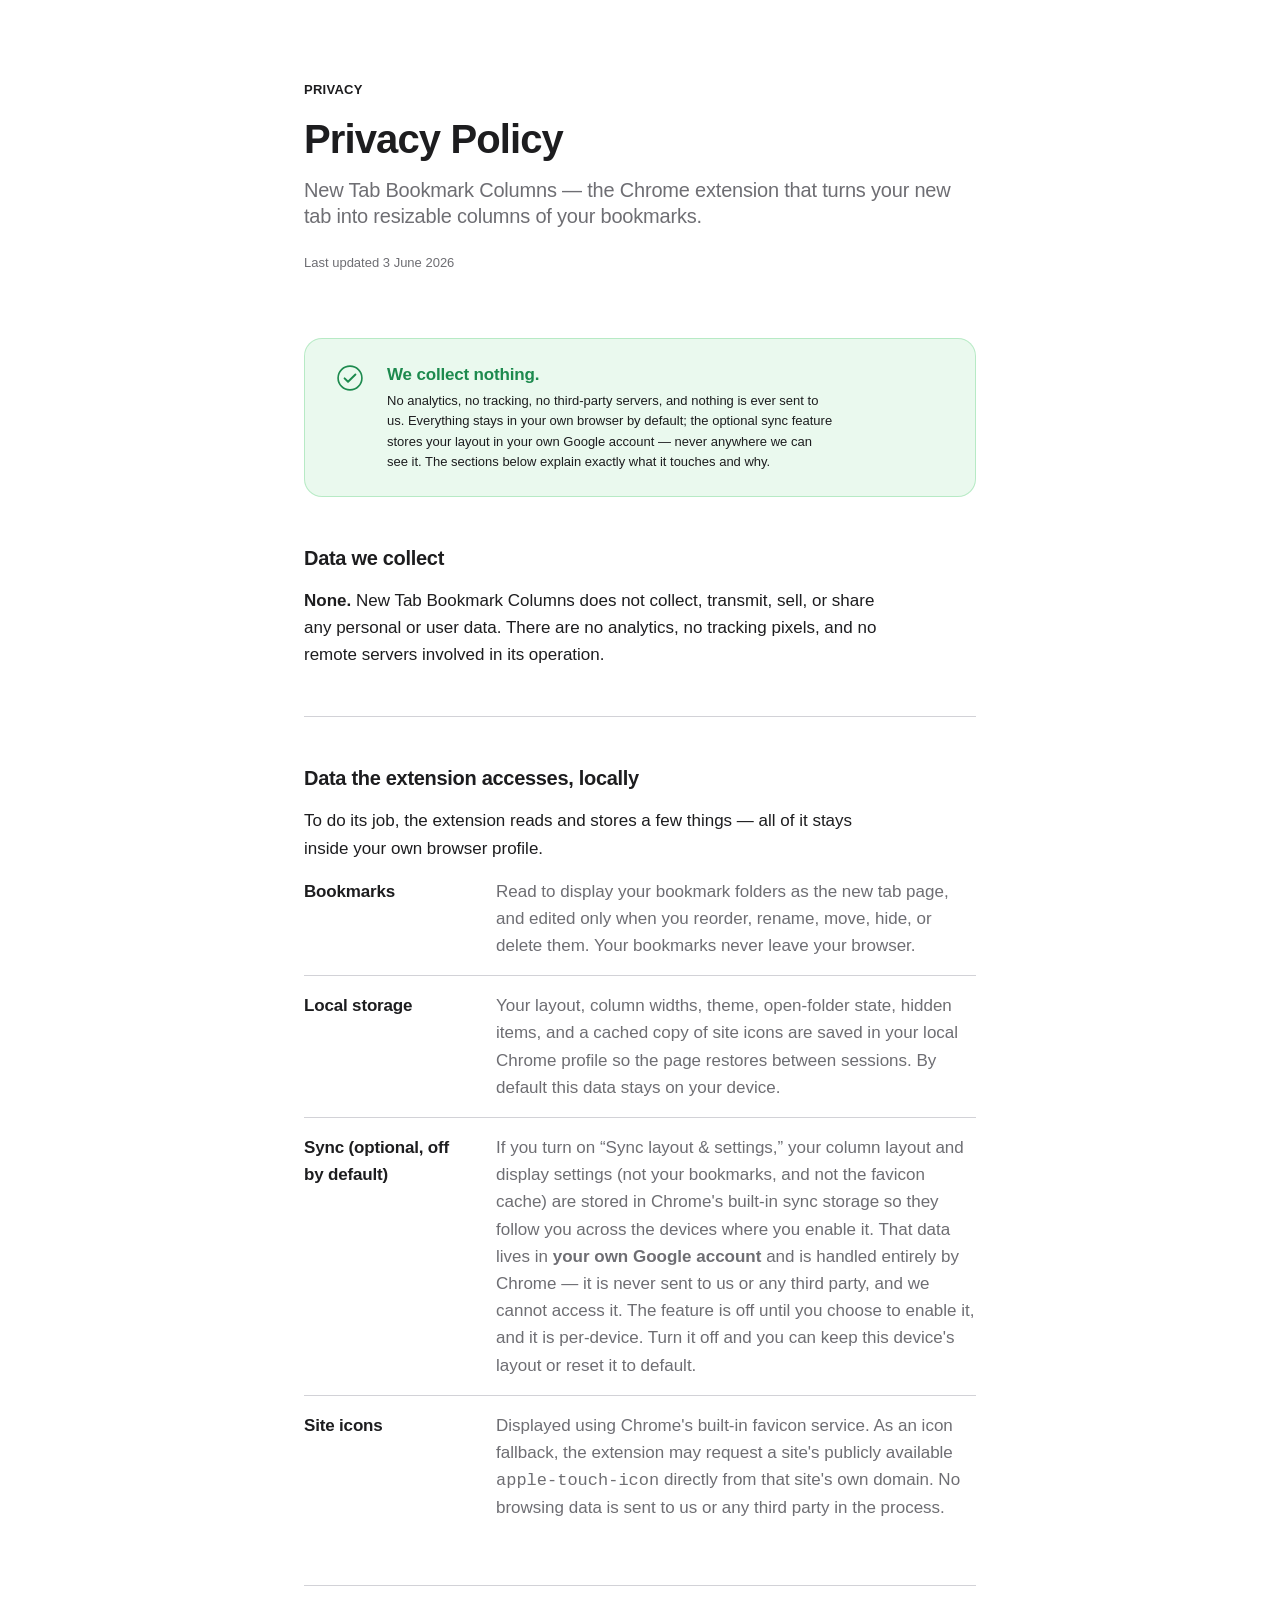
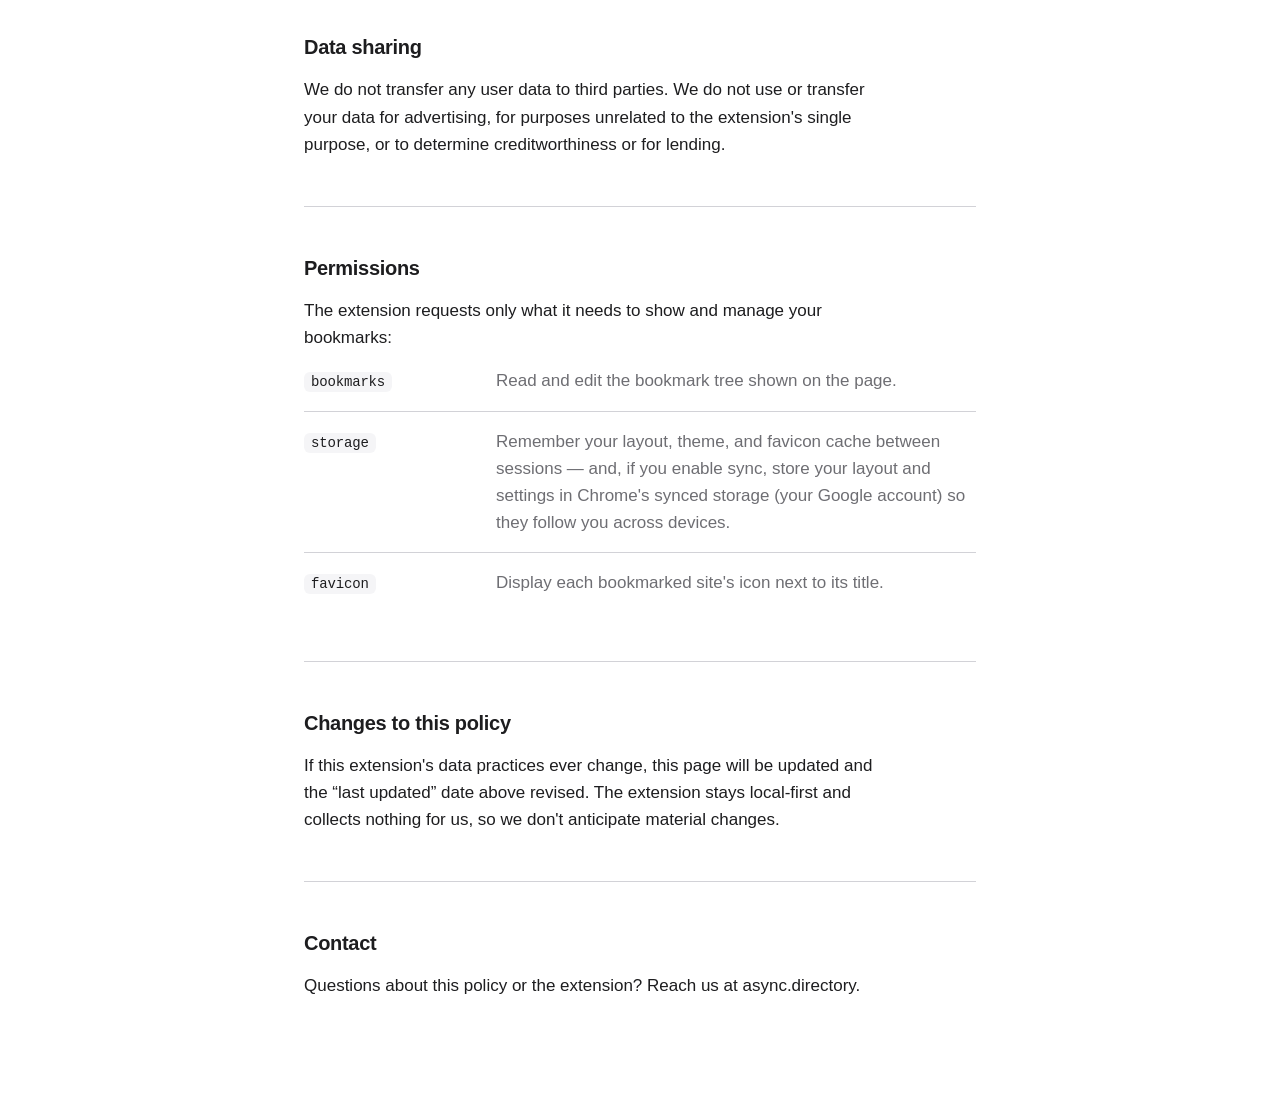
<file: docs/index.html>
<!DOCTYPE html>
<html lang="en">
<head>
<meta charset="UTF-8">
<meta name="viewport" content="width=device-width, initial-scale=1">
<title>Privacy Policy — New Tab Bookmark Columns</title>
<meta name="description" content="Privacy policy for the New Tab Bookmark Columns Chrome extension by async_lab. No data collection, no third-party servers; optional sync uses your own Google account.">
<meta name="robots" content="index, follow">
<link rel="canonical" href="https://async-index.github.io/new-tab-bookmark-columns/">
<style>
  /*
   * Apple HIG typography — iOS Default (Large) Dynamic Type scale,
   * the web-baseline per the HIG web-mapping convention (17px body for
   * long-form reading). 1 pt = 1 px. SF Pro via -apple-system.
   */
  :root {
    --font: -apple-system, BlinkMacSystemFont, "SF Pro Display", "SF Pro Text",
            "Segoe UI", Helvetica, Arial, sans-serif;

    /* iOS HIG text styles (size / leading) */
    --large-title: 40px;  --large-title-lh: 1.1;   /* hero */
    --title-1:     28px;  --title-1-lh: 1.2;
    --title-3:     20px;  --title-3-lh: 1.3;        /* section headings */
    --headline:    17px;  --headline-lh: 1.45;      /* lead-in, semibold */
    --body:        17px;  --body-lh: 1.6;           /* reading copy */
    --footnote:    13px;  --footnote-lh: 1.5;
    --caption:     12px;  --caption-lh: 1.4;

    --w-regular: 400;
    --w-medium:  500;
    --w-semibold: 600;
    --w-bold:    700;

    /* 8 pt grid */
    --s1: 8px; --s2: 16px; --s3: 24px; --s4: 32px;
    --s6: 48px; --s8: 64px; --s10: 80px; --s12: 96px;

    /* Apple-system light palette */
    --bg:        #ffffff;
    --bg-elev:   #f5f5f7;
    --text:      #1d1d1f;
    --text-2:    #6e6e73;
    --divider:   #d2d2d7;
    --accent:    var(--text);
    --accent-2:  var(--text);
    --good:      #1d8a4e;
    --good-bg:   rgba(52, 199, 89, 0.10);
    --good-bd:   rgba(52, 199, 89, 0.28);
  }

  @media (prefers-color-scheme: dark) {
    :root {
      --bg:      #000000;
      --bg-elev: #1d1d1f;
      --text:    #f5f5f7;
      --text-2:  #86868b;
      --divider: #424245;
      --accent:  var(--text);
      --accent-2: var(--text);
      --good:    #30d158;
      --good-bg: rgba(48, 209, 88, 0.12);
      --good-bd: rgba(48, 209, 88, 0.30);
    }
  }

  *, *::before, *::after { box-sizing: border-box; margin: 0; padding: 0; }

  html { -webkit-text-size-adjust: 100%; scroll-behavior: smooth; }

  body {
    font-family: var(--font);
    font-size: var(--body);
    line-height: var(--body-lh);
    font-weight: var(--w-regular);
    color: var(--text);
    background: var(--bg);
    -webkit-font-smoothing: antialiased;
    -moz-osx-font-smoothing: grayscale;
    text-rendering: optimizeLegibility;
  }

  /* ── Layout ──────────────────────────────────────────── */
  main {
    max-width: 720px; margin: 0 auto;
    padding: var(--s10) var(--s3) var(--s12);
  }

  /* ── Hero ────────────────────────────────────────────── */
  .eyebrow {
    font-size: var(--footnote);
    font-weight: var(--w-semibold);
    letter-spacing: 0.02em;
    text-transform: uppercase;
    color: var(--accent);
    margin-bottom: var(--s2);
  }
  h1 {
    font-size: var(--large-title);
    line-height: var(--large-title-lh);
    font-weight: var(--w-bold);
    letter-spacing: -0.022em;
    margin-bottom: var(--s2);
  }
  .subtitle {
    font-size: var(--title-3);
    line-height: var(--title-3-lh);
    font-weight: var(--w-regular);
    color: var(--text-2);
    letter-spacing: -0.01em;
  }
  .updated {
    margin-top: var(--s3);
    font-size: var(--footnote);
    color: var(--text-2);
  }

  /* ── TL;DR card ──────────────────────────────────────── */
  .tldr {
    margin: var(--s8) 0 var(--s6);
    padding: var(--s3) var(--s4);
    border: 1px solid var(--good-bd);
    background: var(--good-bg);
    border-radius: 18px;
    display: flex; gap: var(--s3); align-items: flex-start;
  }
  .tldr svg { flex: none; margin-top: 2px; }
  .tldr h2 {
    font-size: var(--headline);
    line-height: var(--headline-lh);
    font-weight: var(--w-semibold);
    letter-spacing: -0.01em;
    color: var(--good);
    margin-bottom: 4px;
  }
  .tldr p {
    font-size: var(--footnote);
    line-height: 1.55;
    color: var(--text);
  }

  /* ── Sections ────────────────────────────────────────── */
  section { margin-top: var(--s6); }
  section + section {
    padding-top: var(--s6);
    border-top: 1px solid var(--divider);
  }
  h2.section-title {
    font-size: var(--title-3);
    line-height: var(--title-3-lh);
    font-weight: var(--w-semibold);
    letter-spacing: -0.015em;
    margin-bottom: var(--s2);
  }
  p { margin-bottom: var(--s2); max-width: 62ch; }
  p:last-child { margin-bottom: 0; }
  strong { font-weight: var(--w-semibold); }

  a { color: var(--accent-2); text-decoration: none; }
  a:hover { text-decoration: underline; }

  /* Definition list for permissions / local-access items */
  dl { margin-top: var(--s2); }
  dl div {
    padding: var(--s2) 0;
    border-top: 1px solid var(--divider);
    display: grid;
    grid-template-columns: 168px 1fr;
    gap: var(--s3);
  }
  dl div:first-child { border-top: none; padding-top: 0; }
  dt {
    font-weight: var(--w-semibold);
    font-size: var(--body);
    letter-spacing: -0.01em;
  }
  dt code {
    font-family: ui-monospace, "SF Mono", Menlo, monospace;
    font-size: 14px;
    font-weight: var(--w-medium);
    background: var(--bg-elev);
    padding: 2px 7px; border-radius: 6px;
  }
  dd {
    font-size: var(--body);
    line-height: var(--body-lh);
    color: var(--text-2);
  }
  @media (max-width: 560px) {
    dl div { grid-template-columns: 1fr; gap: 6px; }
  }

  /* ── Page-load reveal ────────────────────────────────── */
  @media (prefers-reduced-motion: no-preference) {
    .reveal { opacity: 0; transform: translateY(12px); animation: rise 0.7s cubic-bezier(0.22, 1, 0.36, 1) forwards; }
    .reveal:nth-child(1) { animation-delay: 0.02s; }
    .d1 { animation-delay: 0.08s; }
    .d2 { animation-delay: 0.15s; }
    .d3 { animation-delay: 0.22s; }
    @keyframes rise { to { opacity: 1; transform: none; } }
  }
</style>
</head>
<body>

  <main>
    <p class="eyebrow reveal">Privacy</p>
    <h1 class="reveal d1">Privacy Policy</h1>
    <p class="subtitle reveal d1">New Tab Bookmark Columns — the Chrome extension that turns your new tab into resizable columns of your bookmarks.</p>
    <p class="updated reveal d2">Last updated 3 June 2026</p>

    <div class="tldr reveal d2">
      <svg width="26" height="26" viewBox="0 0 24 24" fill="none" aria-hidden="true">
        <circle cx="12" cy="12" r="11" stroke="var(--good)" stroke-width="1.5"/>
        <path d="M7 12.3l3.2 3.2L17 8.8" stroke="var(--good)" stroke-width="1.8" stroke-linecap="round" stroke-linejoin="round"/>
      </svg>
      <div>
        <h2>We collect nothing.</h2>
        <p>No analytics, no tracking, no third-party servers, and nothing is ever sent to us. Everything stays in your own browser by default; the optional sync feature stores your layout in your own Google account — never anywhere we can see it. The sections below explain exactly what it touches and why.</p>
      </div>
    </div>

    <section class="reveal d3">
      <h2 class="section-title">Data we collect</h2>
      <p><strong>None.</strong> New Tab Bookmark Columns does not collect, transmit, sell, or share any personal or user data. There are no analytics, no tracking pixels, and no remote servers involved in its operation.</p>
    </section>

    <section>
      <h2 class="section-title">Data the extension accesses, locally</h2>
      <p>To do its job, the extension reads and stores a few things — all of it stays inside your own browser profile.</p>
      <dl>
        <div>
          <dt>Bookmarks</dt>
          <dd>Read to display your bookmark folders as the new tab page, and edited only when you reorder, rename, move, hide, or delete them. Your bookmarks never leave your browser.</dd>
        </div>
        <div>
          <dt>Local storage</dt>
          <dd>Your layout, column widths, theme, open-folder state, hidden items, and a cached copy of site icons are saved in your local Chrome profile so the page restores between sessions. By default this data stays on your device.</dd>
        </div>
        <div>
          <dt>Sync (optional, off by default)</dt>
          <dd>If you turn on “Sync layout &amp; settings,” your column layout and display settings (not your bookmarks, and not the favicon cache) are stored in Chrome's built-in sync storage so they follow you across the devices where you enable it. That data lives in <strong>your own Google account</strong> and is handled entirely by Chrome — it is never sent to us or any third party, and we cannot access it. The feature is off until you choose to enable it, and it is per-device. Turn it off and you can keep this device's layout or reset it to default.</dd>
        </div>
        <div>
          <dt>Site icons</dt>
          <dd>Displayed using Chrome's built-in favicon service. As an icon fallback, the extension may request a site's publicly available <code>apple-touch-icon</code> directly from that site's own domain. No browsing data is sent to us or any third party in the process.</dd>
        </div>
      </dl>
    </section>

    <section>
      <h2 class="section-title">Data sharing</h2>
      <p>We do not transfer any user data to third parties. We do not use or transfer your data for advertising, for purposes unrelated to the extension's single purpose, or to determine creditworthiness or for lending.</p>
    </section>

    <section>
      <h2 class="section-title">Permissions</h2>
      <p>The extension requests only what it needs to show and manage your bookmarks:</p>
      <dl>
        <div>
          <dt><code>bookmarks</code></dt>
          <dd>Read and edit the bookmark tree shown on the page.</dd>
        </div>
        <div>
          <dt><code>storage</code></dt>
          <dd>Remember your layout, theme, and favicon cache between sessions — and, if you enable sync, store your layout and settings in Chrome's synced storage (your Google account) so they follow you across devices.</dd>
        </div>
        <div>
          <dt><code>favicon</code></dt>
          <dd>Display each bookmarked site's icon next to its title.</dd>
        </div>
      </dl>
    </section>

    <section>
      <h2 class="section-title">Changes to this policy</h2>
      <p>If this extension's data practices ever change, this page will be updated and the “last updated” date above revised. The extension stays local-first and collects nothing for us, so we don't anticipate material changes.</p>
    </section>

    <section>
      <h2 class="section-title">Contact</h2>
      <p>Questions about this policy or the extension? Reach us at <a href="https://async.directory">async.directory</a>.</p>
    </section>
  </main>

</body>
</html>
</file>
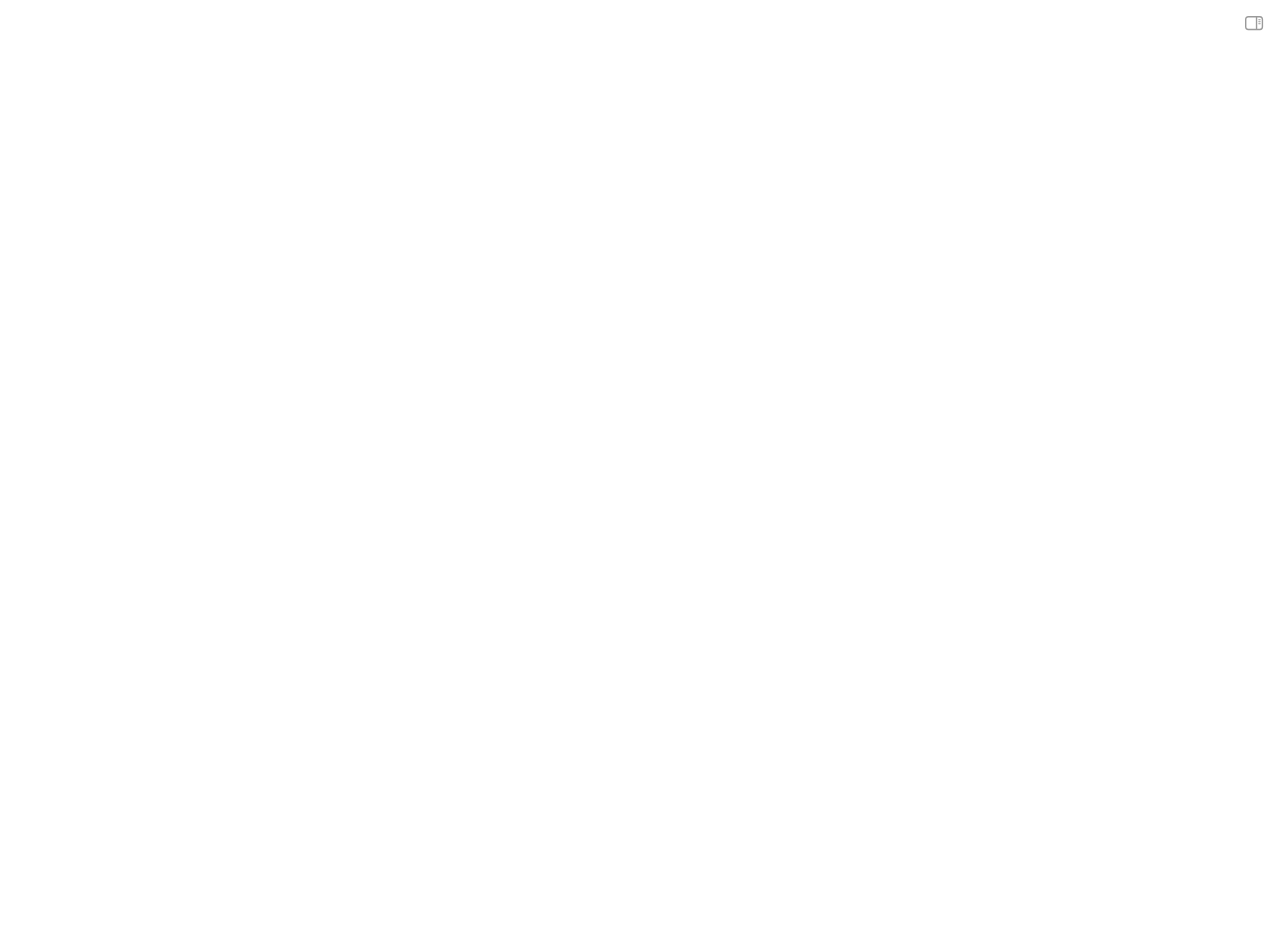
<file: newtab.html>
<!DOCTYPE html>
<html lang="en">
<head>
  <meta charset="utf-8">
  <title>New Tab</title>
  <script src="theme-boot.js"></script>
  <link rel="stylesheet" href="newtab.css">
</head>
<body>
  <div id="columns-container"></div>

  <button id="exit-edit-mode" class="edit-exit-btn">Done editing</button>

  <button id="settings-toggle" title="Settings">
    <svg width="19" height="15" viewBox="0 0 19 15" fill="none" xmlns="http://www.w3.org/2000/svg">
      <path d="M10.8594 13.1055H12.2266V1.18164H10.8594V13.1055ZM3.36914 14.248H14.9805C16.9824 14.248 18.1152 13.0371 18.1152 10.8691V3.38867C18.1152 1.2207 16.9824 0.00976562 14.9805 0.00976562H3.36914C1.21094 0.00976562 0 1.2207 0 3.38867V10.8691C0 13.0371 1.21094 14.248 3.36914 14.248ZM3.36914 12.832C2.11914 12.832 1.40625 12.1289 1.40625 10.8691V3.38867C1.40625 2.12891 2.11914 1.42578 3.36914 1.42578H14.7461C16.0059 1.42578 16.709 2.12891 16.709 3.38867V10.8691C16.709 12.1289 16.0059 12.832 14.7461 12.832H3.36914ZM13.7012 4.25781H15.2344C15.498 4.25781 15.7227 4.02344 15.7227 3.76953C15.7227 3.51562 15.498 3.30078 15.2344 3.30078H13.7012C13.4473 3.30078 13.2227 3.51562 13.2227 3.76953C13.2227 4.02344 13.4473 4.25781 13.7012 4.25781ZM13.7012 6.21094H15.2344C15.498 6.21094 15.7227 5.98633 15.7227 5.72266C15.7227 5.46875 15.498 5.25391 15.2344 5.25391H13.7012C13.4473 5.25391 13.2227 5.46875 13.2227 5.72266C13.2227 5.98633 13.4473 6.21094 13.7012 6.21094ZM13.7012 8.16406H15.2344C15.498 8.16406 15.7227 7.93945 15.7227 7.68555C15.7227 7.43164 15.498 7.2168 15.2344 7.2168H13.7012C13.4473 7.2168 13.2227 7.43164 13.2227 7.68555C13.2227 7.93945 13.4473 8.16406 13.7012 8.16406Z" fill="currentColor" opacity="0.85"/>
    </svg>
  </button>

  <div id="settings-panel" class="hidden">
    <div class="settings-header">
      <h2>Settings</h2>
      <button id="settings-close" title="Close settings">
        <svg width="13" height="13" viewBox="0 0 14 14" fill="none" xmlns="http://www.w3.org/2000/svg" aria-hidden="true">
          <path d="M1.75 1.75 12.25 12.25M12.25 1.75 1.75 12.25" stroke="currentColor" stroke-width="1.6" stroke-linecap="round"/>
        </svg>
      </button>
    </div>

    <div class="settings-section">
      <h3>Theme</h3>
      <div class="theme-picker">
        <button class="theme-btn" data-value="system">System</button>
        <button class="theme-btn" data-value="light">Light</button>
        <button class="theme-btn" data-value="dark">Dark</button>
      </div>
    </div>

    <div class="settings-section">
      <h3>Display</h3>
      <label class="toggle-row">
        <span class="toggle">
          <input type="checkbox" id="dividers-toggle">
          <span class="toggle-slider"></span>
        </span>
        Bookmark dividers
      </label>
      <label class="toggle-row" style="margin-top: 10px;">
        <span class="toggle">
          <input type="checkbox" id="hide-folder-dividers-toggle">
          <span class="toggle-slider"></span>
        </span>
        Folder title dividers
      </label>
      <label class="toggle-row" style="margin-top: 10px;">
        <span class="toggle">
          <input type="checkbox" id="hide-handles-toggle">
          <span class="toggle-slider"></span>
        </span>
        Column dividers
      </label>
      <label class="toggle-row" style="margin-top: 10px;">
        <span class="toggle">
          <input type="checkbox" id="show-hidden-toggle">
          <span class="toggle-slider"></span>
        </span>
        Hidden items
      </label>
    </div>

    <div class="settings-section">
      <h3>Columns</h3>
      <button id="edit-view-toggle" class="btn-secondary">Edit columns<kbd class="kbd-hint"></kbd></button>
    </div>

    <div class="settings-section">
      <h3>Sync</h3>
      <label class="toggle-row">
        <span class="toggle">
          <input type="checkbox" id="sync-toggle">
          <span class="toggle-slider"></span>
        </span>
        Sync layout &amp; settings
        <span class="info-glyph" id="sync-info" tabindex="0" role="img" aria-label="About syncing layout and settings"><svg viewBox="0 0 16 16" width="15" height="15" fill="none" xmlns="http://www.w3.org/2000/svg" aria-hidden="true"><circle cx="8" cy="8" r="6.5" stroke="currentColor" stroke-width="1.1"/><circle cx="8" cy="5.05" r="0.85" fill="currentColor"/><path d="M8 7.25v4.05" stroke="currentColor" stroke-width="1.3" stroke-linecap="round"/></svg><span class="info-tip">Shares your column layout and settings across devices where sync is activated, via your Google account. When you turn it on, this device adopts the layout your other synced devices already share, replacing what's here. Edits on any synced device then update them all.</span></span>
      </label>
      <div id="sync-off-confirm" class="sync-confirm hidden">
        <span class="sync-confirm-msg">Turn off sync on this device? Your other devices stay synced.</span>
        <div class="sync-confirm-actions">
          <button id="sync-off-keep" class="btn-secondary">Keep current layout here</button>
          <button id="sync-off-reset" class="btn-secondary danger">Reset columns to default</button>
          <button id="sync-off-cancel" class="btn-secondary">Cancel</button>
        </div>
      </div>
    </div>

    <div id="settings-footer">New Tab — Version <span id="version-number"></span></div>
  </div>

  <script src="newtab.js"></script>
</body>
</html>
</file>
<file: newtab.css>
:root {
  --font-family: -apple-system, BlinkMacSystemFont, "Segoe UI", Helvetica, Arial, sans-serif;
  --font-xs:     10px;   /* micro labels */
  --font-sm:     11px;   /* small UI chrome */
  --font-ui:     12px;   /* controls, inputs */
  --font-base:   13px;   /* body text */
  --font-md:     15px;   /* headings, icons */
  --font-lg:     17px;   /* large icons */
  --font-xl:     22px;   /* close button */

  --leading:       1.4;  /* body text */
  --leading-tight: 1;    /* icon buttons, single-line UI */
  --leading-label: 13px; /* small labels */
  --leading-base:  16px; /* bookmark links */

  --weight-medium:   500;
  --weight-semibold: 600;
  --weight-bold:     700;

  --tracking-normal: 0;
  --tracking-base:  -0.08px;
  --tracking-label:  0.12px;
  --tracking-wide:   0.1em;  /* uppercase labels */

  --bg:              #ffffff;
  --text:            #1a1a1a;
  --text-muted:      #888888;
  --border:          #e8e8e8;
  --hover:           #f4f4f4;
  --folder-label:    #aaaaaa;
  --handle:          #e0e0e0;
  --handle-active:   #bbbbbb;
  --settings-bg:     #f9f9f9;
  --settings-border: #e8e8e8;
  --accent:          #c1c1c1;
  --accent-text:     #1a1a1a;
}

[data-theme="dark"] {
  --bg:              #141414;
  --text:            #e0e0e0;
  --text-muted:      #666666;
  --border:          #2c2c2c;
  --hover:           #1e1e1e;
  --folder-label:    #555555;
  --handle:          #2a2a2a;
  --handle-active:   #444444;
  --settings-bg:     #1a1a1a;
  --settings-border: #2c2c2c;
  --accent:          #979797;
}

*, *::before, *::after {
  box-sizing: border-box;
  margin: 0;
  padding: 0;
}

html, body {
  height: 100%;
  background: var(--bg);
  color: var(--text);
  font-family: var(--font-family);
  font-size: var(--font-base);
  line-height: var(--leading);
  overflow: hidden;
}

/* ── Layout ────────────────────────────────────────────────────────────────── */

#columns-container {
  display: flex;
  height: 100vh;
  overflow-x: auto;
  overflow-y: hidden;
  /* Hidden by default; revealed only while scrolling (see .scrolling below).
     Mirrors the thin, transparent-until-active look of the per-column
     scrollbars. The container spans the whole viewport, so a hover trigger
     (like the columns use) would keep it permanently visible — instead a
     transient `.scrolling` class is toggled in JS on scroll. */
  scrollbar-width: thin;
  scrollbar-color: transparent transparent;
}

#columns-container.scrolling {
  scrollbar-color: var(--handle-active) transparent;
}

#columns-container::-webkit-scrollbar {
  height: 6px;
}

#columns-container::-webkit-scrollbar-track {
  background: transparent;
}

#columns-container::-webkit-scrollbar-thumb {
  background: transparent;
  border-radius: 3px;
  transition: background 0.15s;
}

#columns-container.scrolling::-webkit-scrollbar-thumb {
  background: var(--handle-active);
}

.column {
  flex-shrink: 0;
  height: 100%;
  overflow-y: auto;
  overflow-x: hidden;
  padding: 18px;
  position: relative;
  transition: transform 180ms cubic-bezier(0.2, 0, 0, 1);
  scrollbar-width: thin;
  scrollbar-color: transparent transparent;
}

.column:hover,
.column:focus-within {
  scrollbar-color: var(--handle-active) transparent;
}

.column::-webkit-scrollbar {
  width: 6px;
}

.column::-webkit-scrollbar-track {
  background: transparent;
}

.column::-webkit-scrollbar-thumb {
  background: transparent;
  border-radius: 3px;
  transition: background 0.15s;
}

.column:hover::-webkit-scrollbar-thumb,
.column:focus-within::-webkit-scrollbar-thumb {
  background: var(--handle-active);
}

.column-spacer {
  flex: 1;
  min-width: 0;
}

/* ── Resize handle ──────────────────────────────────────────────────────────── */

.resize-handle {
  flex: 0 0 5px;
  height: 100%;
  background: var(--handle);
  cursor: col-resize;
  transition: background 0.15s, transform 180ms cubic-bezier(0.2, 0, 0, 1);
  position: relative;
}

.resize-handle::after {
  content: '';
  position: absolute;
  inset: 0 -4px;  /* extend hit area */
}

.resize-handle:hover,
.resize-handle.dragging {
  background: var(--handle-active);
}

.hide-handles .resize-handle {
  background: transparent;
}

.hide-handles .resize-handle:hover,
.hide-handles .resize-handle.dragging {
  background: var(--handle);
}

/* ── Folder groups ──────────────────────────────────────────────────────────── */

.folder-group {
  /* padding (vs margin) so the bottom 22px is part of the folder-group's
     hit area — lets you drop a bookmark at the end of the list by hovering
     just below the last item. */
  padding-bottom: 22px;
  position: relative;
  transition: transform 180ms cubic-bezier(0.2, 0, 0, 1);
}

.folder-group.dragging {
  opacity: 0.35;
}

/* Indicator appended during drag for folders that overflow the show-cap. */
.drag-more-indicator {
  padding: 6px 5px;
  margin: 0 -5px;
  font-size: var(--font-sm);
  color: var(--text-muted);
  font-style: italic;
}

.folder-label {
  font-size: var(--font-xs);
  font-weight: var(--weight-medium);
  line-height: var(--leading-label);
  letter-spacing: var(--tracking-label);
  color: var(--folder-label);
  margin-bottom: 5px;
  padding-bottom: 5px;
  border-bottom: 1px solid var(--border);
  white-space: nowrap;
  overflow: hidden;
  text-overflow: ellipsis;
  cursor: default;
}

.hide-folder-dividers .folder-label {
  border-bottom: none;
  padding-bottom: 0;
}

/* "Needs re-link" placeholder — a synced layout slot whose folder isn't on this
   device. Dimmed so it reads as inactive, not a real folder. */
.unresolved-group { opacity: 0.55; }
.unresolved-label::before { content: '⚠ '; }
.unresolved-note {
  font-size: var(--font-sm);
  color: var(--text-muted);
  font-style: italic;
}

/* ── Subfolders ─────────────────────────────────────────────────────────────── */

.subfolder-group {
  margin-bottom: 0;
  position: relative;
}

.subfolder-group[draggable="true"] {
  cursor: default;
}

.subfolder-group.dragging {
  opacity: 0.35;
}

/* Horizontal drop-position indicator (shared with .bookmark-item below). */
.subfolder-group.drop-before::before,
.subfolder-group.drop-after::after,
.bookmark-item.drop-before::before,
.bookmark-item.drop-after::after {
  content: '';
  position: absolute;
  left: 0;
  right: 0;
  height: 2px;
  background: var(--accent);
  border-radius: 1px;
  pointer-events: none;
}

.subfolder-group.drop-before::before,
.bookmark-item.drop-before::before { top: -1px; }

.subfolder-group.drop-after::after,
.bookmark-item.drop-after::after { bottom: -1px; }

/* "Drop here to add as an item" highlight — a subfolder dragged onto a column. */
.column.col-drop-target {
  background: var(--hover);
  border-radius: 8px;
  box-shadow: inset 0 0 0 2px var(--accent);
}

/* Drop indicator for an empty folder — the same horizontal accent line as the
   bookmark/subfolder reorder indicators, since there's no child to anchor on. */
.drop-line {
  height: 2px;
  margin: 1px 0;
  background: var(--accent);
  border-radius: 1px;
  pointer-events: none;
}

.subfolder-header {
  display: flex;
  align-items: center;
  gap: 7px;
  width: calc(100% + 10px);
  padding: 6px 5px;
  margin: 0 -5px;
  border: none;
  background: none;
  border-radius: 4px;
  color: var(--text);
  font-family: var(--font-family);
  font-size: var(--font-base);
  font-weight: 400;
  line-height: var(--leading-base);
  letter-spacing: var(--tracking-base);
  cursor: pointer;
  text-align: left;
}

.subfolder-header:hover {
  background: var(--hover);
}

.subfolder-icon {
  flex-shrink: 0;
  width: 16px;
  height: 13px;
  color: var(--folder-label);
}

.subfolder-name {
  flex: 1;
  white-space: nowrap;
  overflow: hidden;
  text-overflow: ellipsis;
}

.subfolder-arrow {
  font-family: var(--font-family);
  font-size: 11px;
  flex-shrink: 0;
  transition: transform 0.15s;
  color: var(--folder-label);
  line-height: 1;
  margin-left: auto;
}

.subfolder-arrow::before {
  content: '›';
}

.subfolder-arrow.open {
  transform: rotate(90deg);
}

.subfolder-content {
  padding-left: 21px;
  /* Same idea as `.folder-group` padding-bottom: gives a hit area below the
     last item so the last position is droppable. */
  padding-bottom: 8px;
}

/* ── Search widget ──────────────────────────────────────────────────────────── */

/* No divider line under the "Search" label — the input below has its own border. */
.folder-group[data-fid="__widget:search__"] > .folder-label {
  border-bottom: none;
  padding-bottom: 0;
  margin-bottom: 8px;
}

.search-input-wrap {
  position: relative;
  margin-bottom: 4px;
}

.search-input {
  width: 100%;
  padding: 6px 28px 6px 8px; /* room for the clear button on the right */
  border: 1px solid var(--border);
  border-radius: 5px;
  background: var(--bg);
  color: var(--text);
  font-family: var(--font-family);
  font-size: var(--font-base);
  outline: none;
  transition: border-color 0.15s;
}

.search-input:focus {
  border-color: var(--accent);
}

/* Hide the native search cancel button — we render our own to match `.btn-icon`. */
.search-input::-webkit-search-cancel-button,
.search-input::-webkit-search-decoration {
  -webkit-appearance: none;
  display: none;
}

.search-clear {
  position: absolute;
  right: 4px;
  top: 50%;
  transform: translateY(-50%);
  display: none;
  align-items: center;
  justify-content: center;
  background: none;
  border: none;
  padding: 2px 5px;
  border-radius: 4px;
  color: var(--text-muted);
  cursor: pointer;
  font-size: var(--font-lg);
  line-height: var(--leading-tight);
}

/* Show only when the input has a value. */
.search-input:not(:placeholder-shown) ~ .search-clear {
  display: flex;
}

.search-clear:hover {
  background: var(--hover);
  color: #d44;
}

.search-empty {
  padding: 6px 5px;
  font-size: var(--font-sm);
  color: var(--text-muted);
  font-style: italic;
}

/* ── Status widget ──────────────────────────────────────────────────────────── */

.status-row {
  display: flex;
  align-items: baseline;
  justify-content: space-between;
  gap: 8px;
  padding: 4px 5px;
  margin: 0 -5px;
  font-size: var(--font-base);
  color: var(--text);
  line-height: var(--leading-base);
}

.status-row-label {
  white-space: nowrap;
  overflow: hidden;
  text-overflow: ellipsis;
}

.status-row-value {
  color: var(--text-muted);
  font-variant-numeric: tabular-nums;
  flex-shrink: 0;
}

.status-subheader {
  font-size: var(--font-xs);
  font-weight: var(--weight-medium);
  letter-spacing: var(--tracking-label);
  color: var(--folder-label);
  margin-top: 14px;
  margin-bottom: 5px;
  padding-bottom: 5px;
  border-bottom: 1px solid var(--border);
}

/* ── Bookmark items ─────────────────────────────────────────────────────────── */

.bookmark-item {
  position: relative;
  display: flex;
  align-items: center;
  gap: 7px;
  padding: 6px 5px;
  margin: 0 -5px;
  border-radius: 4px;
  text-decoration: none;
  color: var(--text);
}

.bookmark-item:hover {
  background: var(--hover);
}

/* Straight divider line that doesn't follow the bookmark's rounded corners.
   Positioned just below the item via ::after; subfolder-group has no
   border-radius so the simple border still looks clean there. */
.dividers .bookmark-item:not(:last-child)::after {
  content: '';
  position: absolute;
  left: 5px;
  right: 5px;
  bottom: -1px;
  height: 1px;
  background: var(--border);
  pointer-events: none;
}

/* Hide the dividers immediately above and below the hovered bookmark so the
   rounded hover background is framed cleanly. Uses :has() for the previous-
   sibling effect. */
.dividers .bookmark-item:hover::after,
.dividers .bookmark-item:has(+ .bookmark-item:hover)::after {
  background: transparent;
}

/* Match the bookmark-item divider above: an absolutely-positioned line rather
   than a real border-bottom. A border adds 1px to the subfolder-group's box,
   so toggling dividers on made folder rows taller than bookmark rows (whose
   divider is a zero-height ::after) and shifted the whole list. This adds no
   layout height. `:not(.drop-after)` yields the ::after to the drag drop
   indicator (which also uses ::after) while a folder is being dropped. */
.dividers .subfolder-group:not(:last-child):not(.drop-after)::after {
  content: '';
  position: absolute;
  left: 0;
  right: 0;
  bottom: -1px;
  height: 1px;
  background: var(--border);
  pointer-events: none;
}

.bookmark-favicon {
  width: 14px;
  height: 14px;
  flex-shrink: 0;
  border-radius: 2px;
  object-fit: contain;
}

.bookmark-favicon.hidden {
  visibility: hidden;
}

.bookmark-title {
  font-size: var(--font-base);
  font-weight: 400;
  line-height: var(--leading-base);
  letter-spacing: var(--tracking-base);
  white-space: nowrap;
  overflow: hidden;
  text-overflow: ellipsis;
}

/* ── Settings toggle ────────────────────────────────────────────────────────── */

#settings-toggle {
  position: fixed;
  top: 10px;
  right: 10px;
  /* Even 6px padding around the 19×15 icon → a 31×27 rounded-rectangle hover
     target (sized to the icon's aspect rather than a forced square). */
  padding: 6px;
  display: flex;
  align-items: center;
  justify-content: center;
  background: none;
  border: none;
  border-radius: 6px;
  color: var(--text-muted);
  cursor: pointer;
  transition: background 0.15s;
  z-index: 100;
}

#settings-toggle:hover {
  background: var(--hover);
}


/* ── Settings panel ─────────────────────────────────────────────────────────── */

#settings-panel {
  position: fixed;
  top: 0;
  right: 0;
  width: 300px;
  height: 100vh;
  background: var(--settings-bg);
  border-left: 1px solid var(--settings-border);
  padding: 17px 20px 20px;
  overflow-y: auto;
  z-index: 200;
  transform: translateX(0);
  transition: transform 0.22s ease;
  display: flex;
  flex-direction: column;
}

#settings-footer {
  margin-top: auto;
  padding-top: 20px;
  font-size: var(--font-sm);
  color: var(--text-muted);
}

#settings-panel.hidden {
  transform: translateX(100%);
}

.settings-header {
  display: flex;
  align-items: center;
  justify-content: space-between;
  margin-bottom: 26px;
}

.settings-header h2 {
  font-size: var(--font-lg);
  font-weight: var(--weight-medium);
}

/* SF-Symbols-style xmark close — sits on the same level as the title (header is
   centered). Thinness is controlled by the SVG's stroke-width. */
#settings-close {
  display: flex;
  align-items: center;
  justify-content: center;
  padding: 0 2px;
  background: none;
  border: none;
  color: var(--text-muted);
  line-height: 1;
  cursor: pointer;
  transition: color 0.15s;
}

#settings-close:hover {
  color: var(--text);
}

.settings-section {
  margin-bottom: 28px;
}

.settings-section h3 {
  font-size: var(--font-sm);
  font-weight: var(--weight-bold);
  letter-spacing: var(--tracking-label);
  text-transform: none;
  color: var(--text-muted);
  margin-bottom: 14px;
}

/* ── Theme picker ────────────────────────────────────────────────────────────── */

.theme-picker {
  display: flex;
  background: var(--border);
  border-radius: 7px;
  padding: 2px;
  gap: 2px;
}

.theme-btn {
  flex: 1;
  padding: 5px 8px;
  border: none;
  background: none;
  border-radius: 5px;
  font-family: var(--font-family);
  font-size: var(--font-ui);
  color: var(--text-muted);
  cursor: pointer;
  transition: background 0.15s, color 0.15s;
}

.theme-btn.active {
  background: var(--bg);
  color: var(--text);
  box-shadow: 0 1px 3px rgba(0, 0, 0, 0.1);
}

/* ── Theme toggle ────────────────────────────────────────────────────────────── */

.toggle-row {
  display: flex;
  align-items: center;
  gap: 10px;
  cursor: pointer;
  color: var(--text);
  position: relative; /* anchors the info tooltip to the full row width */
}

.toggle {
  position: relative;
  width: 34px;
  height: 18px;
  flex-shrink: 0;
}

.toggle input {
  opacity: 0;
  width: 0;
  height: 0;
  position: absolute;
}

.toggle-slider {
  position: absolute;
  inset: 0;
  background: var(--border);
  border-radius: 18px;
  transition: background 0.18s;
}

.toggle-slider::before {
  content: '';
  position: absolute;
  width: 12px;
  height: 12px;
  border-radius: 50%;
  background: #fff;
  top: 3px;
  left: 3px;
  transition: transform 0.18s;
  box-shadow: 0 1px 3px rgba(0,0,0,0.2);
}

.toggle input:checked + .toggle-slider {
  background: var(--accent);
}

.toggle input:checked + .toggle-slider::before {
  transform: translateX(16px);
}

.btn-secondary {
  width: 100%;
  padding: 6px 10px;
  border: 1px solid var(--border);
  border-radius: 5px;
  background: var(--bg);
  color: var(--text);
  font-family: var(--font-family);
  font-size: var(--font-ui);
  cursor: pointer;
  transition: background 0.15s, border-color 0.15s;
}

.btn-secondary:hover {
  background: var(--hover);
  border-color: var(--accent);
}

/* "Edit columns" carries a dimmed keyboard-shortcut hint (⌘E / Ctrl+E), set
   per-platform in JS. Flex keeps the label and hint centred together. */
#edit-view-toggle {
  display: flex;
  align-items: center;
  justify-content: center;
  gap: 8px;
}
.kbd-hint:empty { display: none; }
.kbd-hint {
  font-family: var(--font-family);
  font-size: var(--font-ui);
  opacity: 0.3;
  font-variant-numeric: tabular-nums;
}

/* Info glyph (ⓘ) — shows its description tooltip on hover/focus. The tooltip is
   anchored to the toggle-row (not this glyph) so it spans the panel width. */
.info-glyph {
  display: inline-flex;
  align-items: center;
  justify-content: center;
  width: 15px;
  height: 15px;
  flex: 0 0 auto;
  color: var(--text-muted);
  cursor: default;
}
.info-glyph svg { display: block; }
.info-glyph:hover,
.info-glyph:focus-visible {
  color: var(--text);
  outline: none;
}
.info-tip {
  position: absolute;
  top: calc(100% + 6px);
  left: 0;
  right: 0;
  padding: 8px 10px;
  background: var(--settings-bg);
  border: 1px solid var(--border);
  border-radius: 6px;
  box-shadow: 0 4px 20px rgba(0, 0, 0, 0.16);
  font-size: var(--font-sm);
  font-style: normal;
  font-weight: 400;
  line-height: 1.45;
  color: var(--text-muted);
  text-align: left;
  z-index: 10;
  opacity: 0;
  visibility: hidden;
  transition: opacity 0.12s;
  pointer-events: none;
}
.info-glyph:hover .info-tip,
.info-glyph:focus-visible .info-tip {
  opacity: 1;
  visibility: visible;
}

/* Inline "turn off sync" confirmation: keep this device's layout or reset it. */
.sync-confirm {
  margin-top: 8px;
  padding: 8px 10px;
  border: 1px solid var(--border);
  border-radius: 6px;
  background: var(--hover);
}
.sync-confirm.hidden { display: none; }
.sync-confirm-msg {
  display: block;
  margin-bottom: 8px;
  font-size: var(--font-sm);
  color: var(--text);
}
.sync-confirm-actions { display: flex; flex-direction: column; gap: 6px; }
.btn-secondary.danger { color: #d44; }
.btn-secondary.danger:hover { border-color: #d44; color: #d44; }

/* ── Bookmark drag & edit ───────────────────────────────────────────────────── */

.item-hidden {
  opacity: 0.3;
}

.bookmark-item[draggable="true"] {
  cursor: default;
}

.bookmark-item.dragging {
  opacity: 0.35;
}

.bookmark-rename-input {
  flex: 1;
  min-width: 0;
  font-family: var(--font-family);
  font-size: var(--font-base);
  font-weight: 400;
  line-height: var(--leading-base);
  letter-spacing: var(--tracking-base);
  color: var(--text);
  background: var(--bg);
  border: 1px solid var(--accent);
  border-radius: 3px;
  padding: 0 4px;
  outline: none;
}

/* ── Context menu ────────────────────────────────────────────────────────────── */

.ctx-menu {
  position: fixed;
  z-index: 500;
  min-width: 160px;
  background: var(--settings-bg);
  border: 1px solid var(--border);
  border-radius: 8px;
  padding: 4px;
  box-shadow: 0 4px 20px rgba(0, 0, 0, 0.12);
}

.ctx-menu.hidden {
  display: none;
}

.ctx-item {
  display: block;
  width: 100%;
  padding: 6px 10px;
  border: none;
  background: none;
  text-align: left;
  font-family: var(--font-family);
  font-size: var(--font-base);
  color: var(--text);
  border-radius: 5px;
  cursor: pointer;
}

.ctx-item:hover:not(:disabled) {
  background: var(--hover);
}

.ctx-item:disabled {
  opacity: 0.3;
  cursor: default;
}

.ctx-item.danger {
  color: #d44;
}

.ctx-sep {
  height: 1px;
  background: var(--border);
  margin: 4px 0;
}

/* Inline confirm — replaces a `confirm: true` item's trigger with two
   side-by-side Yes / Cancel buttons. Same pattern as the column-remove
   confirm in edit mode. */
.ctx-confirm {
  display: none;
  gap: 4px;
  padding: 2px 4px;
}

.ctx-confirm-wrap.confirming .ctx-item {
  display: none;
}

.ctx-confirm-wrap.confirming .ctx-confirm {
  display: flex;
}

.ctx-confirm-yes,
.ctx-confirm-cancel {
  flex: 1;
  padding: 4px 8px;
  border: 1px solid var(--border);
  border-radius: 4px;
  background: transparent;
  color: var(--text);
  font-family: var(--font-family);
  font-size: var(--font-base);
  cursor: pointer;
  transition: border-color 0.15s, color 0.15s, background 0.15s;
}

.ctx-confirm-yes.danger {
  color: #d44;
}

.ctx-confirm-yes:hover {
  border-color: #d44;
  color: #d44;
}

.ctx-confirm-cancel:hover {
  background: var(--hover);
}

/* ── Scrollbars ──────────────────────────────────────────────────────────────── */

::-webkit-scrollbar {
  width: 6px;
  height: 6px;
}

::-webkit-scrollbar-track {
  background: transparent;
}

::-webkit-scrollbar-thumb {
  background: var(--border);
  border-radius: 3px;
}

::-webkit-scrollbar-thumb:hover {
  background: var(--handle-active);
}

/* ── Edit mode overlay ──────────────────────────────────────────────────────── */

/* All edit-mode controls live in the DOM always so toggling is just a class
   switch on body — no re-render needed for show/hide of these controls. */
.edit-col-remove,
.edit-col-grip,
.edit-folder-remove,
.edit-add-folder,
.edit-actions {
  display: none;
}

.edit-mode .edit-folder-remove {
  display: flex;
}

.edit-mode .edit-col-remove,
.edit-mode .edit-col-grip,
.edit-mode .edit-add-folder {
  display: block;
}

.edit-mode .edit-actions {
  display: flex;
}

/* Drag handle at the top of each column — initiates column reorder. */
.edit-col-grip {
  margin-bottom: 22px;
  font-size: var(--font-sm);
  line-height: 1;
  color: var(--text-muted);
  opacity: 0.6;
  cursor: grab;
  user-select: none;
}

.edit-col-grip:hover {
  opacity: 1;
}

.edit-col-grip:active {
  cursor: grabbing;
}

.column.col-dragging {
  opacity: 0.35;
}


/* Remove-column control — wrapper that swaps between the trigger button
   and an inline Yes / Cancel confirmation. */
.edit-col-remove {
  width: 100%;
  margin-top: 6px;
}

.edit-col-remove-trigger,
.edit-col-remove-yes,
.edit-col-remove-cancel {
  display: block;
  width: 100%;
  padding: 6px 8px;
  border: 1px dashed var(--border);
  border-radius: 5px;
  background: transparent;
  color: var(--text-muted);
  font-family: var(--font-family);
  font-size: var(--font-ui);
  text-align: center;
  cursor: pointer;
  transition: border-color 0.15s, color 0.15s;
}

.edit-col-remove-trigger:hover,
.edit-col-remove-yes:hover {
  border-color: #d44;
  color: #d44;
}

.edit-col-remove-cancel:hover {
  border-color: var(--accent);
  color: var(--accent);
}

.edit-col-remove-confirm {
  display: none;
  gap: 4px;
}

.edit-col-remove.confirming .edit-col-remove-trigger {
  display: none;
}

.edit-col-remove.confirming .edit-col-remove-confirm {
  display: flex;
}

/* Folder × — top-right of folder-group, no chrome, just the glyph. */
.edit-folder-remove {
  position: absolute;
  top: 0;
  right: 0;
  background: none;
  border: none;
  padding: 0 4px;
  color: var(--text-muted);
  cursor: pointer;
  font-size: var(--font-md);
  line-height: 1;
  align-items: center;
  justify-content: center;
  z-index: 4;
}

.edit-folder-remove:hover {
  color: #d44;
}

/* Per-column "+ Add…" dropdown */
.edit-add-folder {
  /* No top margin — the last folder-group's padding-bottom (22px) already
     provides the spacer. Positioning context for the dropdown below. */
  margin-top: 0;
  position: relative;
}

.add-trigger {
  width: 100%;
  padding: 6px 8px;
  border: 1px dashed var(--border);
  border-radius: 5px;
  background: transparent;
  color: var(--text-muted);
  font-family: var(--font-family);
  font-size: var(--font-ui);
  text-align: center;
  cursor: pointer;
  transition: border-color 0.15s, color 0.15s;
}

.add-trigger:hover,
.add-trigger:focus-visible {
  border-color: var(--accent);
  color: var(--accent);
  outline: none;
}

/* Add-item menu — iOS-Settings-style drill-down. Lives inside the column,
   absolutely positioned under the trigger, so it scrolls with the column. */
.add-menu {
  position: absolute;
  top: calc(100% + 4px);
  left: 0;
  right: 0;
  z-index: 20;
  background: var(--settings-bg);
  border: 1px solid var(--border);
  border-radius: 10px;
  box-shadow: 0 8px 28px rgba(0, 0, 0, 0.16);
  overflow: hidden;   /* clip the slide-in transition */
}

.add-page {
  display: flex;
  flex-direction: column;
  /* No internal scroll — the menu extends the column and scrolls with it. */
  padding: 4px;
}

/* Invisible spacer parked just below the menu so the column scrolls a little
   past it (breathing room before the browser edge). */
.add-scroll-pad {
  position: absolute;
  left: 0;
  width: 1px;
  height: 28px;
  pointer-events: none;
}

/* Push/pop transition — a gentle slide + fade, no horizontal march. */
@keyframes add-slide-right { from { transform: translateX(16px);  opacity: 0; } to { transform: none; opacity: 1; } }
@keyframes add-slide-left  { from { transform: translateX(-16px); opacity: 0; } to { transform: none; opacity: 1; } }
.add-page.slide-from-right { animation: add-slide-right 0.18s ease; }
.add-page.slide-from-left  { animation: add-slide-left  0.18s ease; }

@media (prefers-reduced-motion: reduce) {
  .add-page.slide-from-right,
  .add-page.slide-from-left { animation: none; }
}

/* Nav header (back button). Scrolls with the menu/column like the rest. */
.add-nav {
  display: flex;
  flex-direction: column;
  gap: 1px;
  padding: 2px 6px 6px;
}

.add-back {
  align-self: flex-start;
  display: inline-flex;
  align-items: center;
  gap: 3px;
  max-width: 100%;
  padding: 2px 4px;
  border: none;
  background: none;
  font-family: var(--font-family);
  font-size: var(--font-ui);
  color: var(--text-muted);
  cursor: pointer;
  border-radius: 5px;
  overflow: hidden;
  text-overflow: ellipsis;
  white-space: nowrap;
}

.add-back:hover { color: var(--text); }

.add-group-label {
  padding: 5px 10px 3px;
  font-size: var(--font-sm);
  color: var(--text-muted);
}

.add-item {
  display: flex;
  align-items: center;
  gap: 12px;
  width: 100%;
  padding: 6px 10px;
  border: none;
  background: none;
  text-align: left;
  font-family: var(--font-family);
  font-size: var(--font-base);
  color: var(--text);
  border-radius: 5px;
  cursor: pointer;
}

.add-item-strong { font-weight: var(--weight-medium); }

.add-item-name {
  flex: 1;
  overflow: hidden;
  text-overflow: ellipsis;
  white-space: nowrap;
}

.add-item:hover:not(:disabled) { background: var(--hover); }

.add-item:disabled {
  opacity: 0.3;
  cursor: default;
}

/* SF-style chevron icons (back row + forward folder rows). */
.add-chevron-icon {
  width: 12px;
  height: 12px;
  flex: 0 0 auto;
}

.add-chevron {
  margin-left: auto;
  color: var(--text-muted);
}

.add-sep {
  height: 1px;
  background: var(--border);
  margin: 4px 6px;
}

/* Action stack at the right end of the columns row: "+ Add column" on top,
   "Done editing" stacked directly beneath it. Both buttons stretch to the same
   width. Top-aligned with the column content (margin-top: 14px). */
.edit-actions {
  flex-shrink: 0;
  flex-direction: column;
  align-self: flex-start;
  gap: 6px;   /* matches the gap between "+ Add item" and "× Remove column" */
  margin-top: 14px;
  margin-left: 14px;
}

/* Shared button shape for the two stacked actions. */
.edit-add-column,
.edit-exit-btn {
  padding: 6px 14px;
  border-radius: 5px;
  font-family: var(--font-family);
  font-size: var(--font-ui);
  cursor: pointer;
  white-space: nowrap;
  transition: border-color 0.15s, color 0.15s, background 0.15s;
}

/* "+ Add column" — dashed, transparent ghost button. */
.edit-add-column {
  border: 1px dashed var(--border);
  background: none;
  color: var(--text-muted);
}

.edit-add-column:hover {
  border-color: var(--accent);
  color: var(--accent);
}

/* "Done editing" — same shape as "+ Add column", but a solid filled button.
   Fill + outline both use the theme-toggle track color (var(--border)); text
   uses the toggle's unselected-option color (var(--text-muted)). */
.edit-exit-btn {
  border: 1px solid var(--border);
  background: var(--border);
  color: var(--text-muted);
}

.edit-exit-btn:hover {
  filter: brightness(1.05);
}

/* Hide the settings toggle while editing so the two don't crowd each other. */
.edit-mode #settings-toggle {
  display: none;
}

/* ── Undo toast ───────────────────────────────────────────────────────────────
   Transient confirmation shown when Cmd/Ctrl+Z runs (or when there's nothing to
   undo). Bottom-centre, fades in/out; non-interactive. */
.undo-toast {
  position: fixed;
  bottom: 24px;
  left: 50%;
  transform: translateX(-50%) translateY(6px);
  padding: 7px 14px;
  border-radius: 7px;
  background: var(--bg);
  border: 1px solid var(--border);
  color: var(--text);
  font-family: var(--font-family);
  font-size: var(--font-ui);
  box-shadow: 0 4px 16px rgba(0, 0, 0, 0.18);
  opacity: 0;
  pointer-events: none;
  transition: opacity 0.15s ease, transform 0.15s ease;
  z-index: 1000;
}

.undo-toast.show {
  opacity: 1;
  transform: translateX(-50%) translateY(0);
}
</file>
